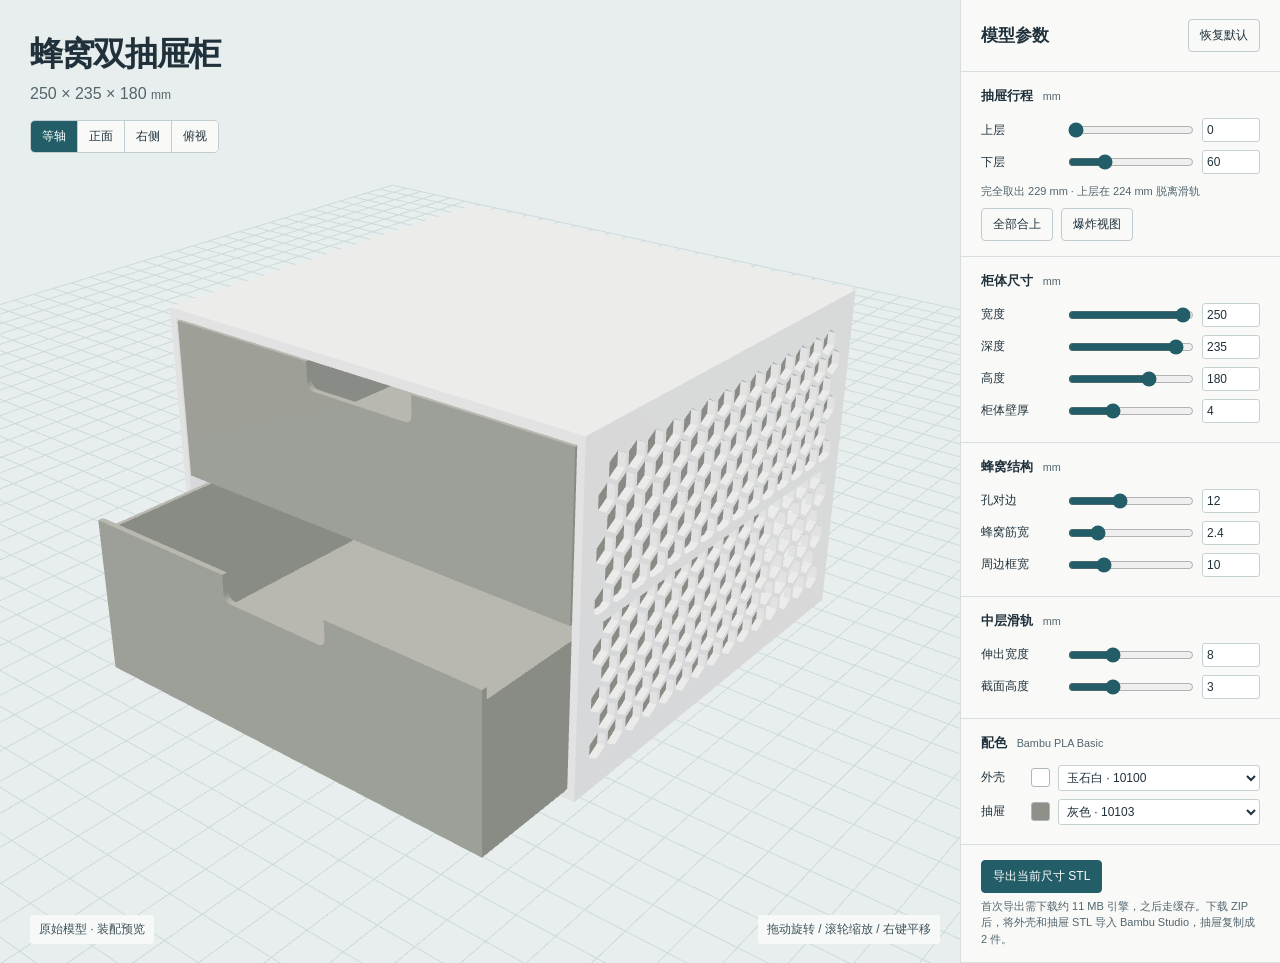
<file: viewer/index.html>
<!doctype html>
<html lang="zh-CN">
<head>
<meta charset="utf-8">
<meta name="viewport" content="width=device-width, initial-scale=1">
<title>蜂窝双抽屉柜 | PrintLab</title>
<link rel="stylesheet" href="./style.css">
<script type="importmap">
{"imports":{"three":"./vendor/build/three.module.min.js"}}
</script>
</head>
<body>
<main>
  <section class="model" aria-labelledby="title">
    <div id="stage" aria-label="双抽屉柜三维视口"></div>
    <div class="heading">
      <h1 id="title">蜂窝双抽屉柜</h1>
      <p><output id="dimensions">250 × 235 × 180</output> <span>mm</span></p>
    </div>
    <nav class="views" aria-label="观察方向">
      <button data-view="iso" aria-pressed="true">等轴</button>
      <button data-view="front" aria-pressed="false">正面</button>
      <button data-view="side" aria-pressed="false">右侧</button>
      <button data-view="top" aria-pressed="false">俯视</button>
    </nav>
    <div class="stage-footer"><span id="source" role="status">正在加载模型</span><span class="gesture">拖动旋转 / 滚轮缩放 / 右键平移</span></div>
  </section>
  <aside aria-label="模型参数">
    <div class="panel-heading"><h2>模型参数</h2><button id="reset" disabled>恢复默认</button></div>
    <form id="params">
      <fieldset id="fields" disabled>
        <div class="section"><h3>抽屉行程 <small>mm</small></h3>
          <div id="travel"></div>
          <p class="hint" id="travel-note"></p>
          <div class="actions">
            <button type="button" id="closed">全部合上</button>
            <button type="button" id="exploded" aria-pressed="false">爆炸视图</button>
          </div>
        </div>
        <div class="section"><h3>柜体尺寸 <small>mm</small></h3><div id="size"></div></div>
        <div class="section"><h3>蜂窝结构 <small>mm</small></h3><div id="lattice"></div></div>
        <div class="section"><h3>中层滑轨 <small>mm</small></h3><div id="rails"></div></div>
        <div class="section"><h3>配色 <small>Bambu PLA Basic</small></h3>
          <label class="color"><span>外壳</span><span class="swatch" aria-hidden="true"></span><select id="shellColor"></select></label>
          <label class="color"><span>抽屉</span><span class="swatch" aria-hidden="true"></span><select id="drawerColor"></select></label>
        </div>
      </fieldset>
    </form>
    <div class="section export">
      <button type="button" id="export-stl" disabled>导出当前尺寸 STL</button>
      <p class="hint" id="export-status" role="status">首次导出需下载约 11 MB 引擎，之后走缓存。下载 ZIP 后，将外壳和抽屉 STL 导入 Bambu Studio，抽屉复制成 2 件。</p>
    </div>
  </aside>
</main>
<script type="module" src="./viewer.js"></script>
</body>
</html>
</file>
<file: viewer/style.css>
:root {
  color-scheme: light;
  font-family: "Instrument Sans", "Microsoft YaHei UI", sans-serif;
  color: #20313b;
  background: #f9faf8;
  --line: #d7dedf;
  --muted: #52646d;
  --accent: #235d67;
}
* { box-sizing: border-box; }
body { margin: 0; }
main { display: grid; grid-template-columns: minmax(0, 1fr) 320px; min-height: 100dvh; }
.model { position: relative; min-height: 620px; background: #e8eeed; overflow: hidden; isolation: isolate; }
#stage { position: absolute; inset: 0; }
#stage canvas { display: block; touch-action: none; }
.heading { position: absolute; inset: 32px auto auto 30px; pointer-events: none; }
h1, h2, h3, p { margin: 0; }
h1 { font-size: clamp(23px, 2.6vw, 36px); letter-spacing: -.04em; }
.heading p { margin-top: 8px; color: var(--muted); font-variant-numeric: tabular-nums; font-size: 16px; }
.heading span { font-size: 12px; }
.views { position: absolute; top: 120px; left: 30px; display: flex; border: 1px solid #bfcdd1; border-radius: 5px; overflow: hidden; }
button { font: inherit; font-size: 12px; cursor: pointer; color: inherit; background: #f9faf8; border: 1px solid #bfcbce; border-radius: 4px; padding: 7px 11px; }
button:hover { background: #e4edeb; }
button:disabled { opacity: .55; cursor: default; }
button[aria-pressed="true"] { background: var(--accent); color: white; }
.views button { border: 0; border-radius: 0; }
.views button + button { border-left: 1px solid #bfcdd1; }
:focus-visible { outline: 2px solid #167583; outline-offset: 2px; }
.views button:focus-visible { outline-offset: -3px; }
.stage-footer { position: absolute; inset: auto 20px 19px 30px; display: flex; align-items: center; justify-content: space-between; gap: 10px; flex-wrap: wrap; pointer-events: none; }
.stage-footer span { background: #f6f9f8; padding: 6px 9px; border-radius: 3px; font-size: 12px; color: #3e5159; }
aside { border-left: 1px solid var(--line); }
.panel-heading, .section { padding: 15px 20px; border-bottom: 1px solid var(--line); }
.panel-heading { display: flex; align-items: center; justify-content: space-between; padding-block: 19px; }
h2 { font-size: 17px; }
h3 { font-size: 13px; margin-bottom: 9px; }
h3 small { margin-left: 6px; color: var(--muted); font-weight: normal; }
fieldset { border: 0; margin: 0; padding: 0; min-width: 0; }
.control { display: grid; grid-template-columns: 79px minmax(0,1fr) 58px; gap: 8px; align-items: center; min-height: 32px; font-size: 12px; }
.control input[type=range] { width: 100%; margin: 0; accent-color: var(--accent); }
.control input[type=number] { font: inherit; font-variant-numeric: tabular-nums; width: 100%; padding: 4px; border: 1px solid #c5d0d1; border-radius: 3px; background: white; color: inherit; }
.actions { display: flex; gap: 8px; margin-top: 8px; }
.hint { margin-top: 5px; color: var(--muted); font-size: 11px; line-height: 1.5; }
.color { display: grid; grid-template-columns: 42px 19px minmax(0, 1fr); gap: 8px; align-items: center; font-size: 12px; min-height: 34px; }
.swatch { width: 19px; height: 19px; border: 1px solid #aab9bb; border-radius: 3px; }
.color select { width: 100%; font: inherit; color: inherit; background: white; border: 1px solid #c5d0d1; border-radius: 3px; padding: 4px; }
@media (max-width: 740px) {
  main { display: block; }
  .model { min-height: 440px; height: 62dvh; }
  .heading { top: 19px; left: 16px; }
  .views { top: 93px; left: 16px; }
  .stage-footer { inset: auto 12px 12px 16px; }
  .gesture { display: none; }
  aside { border-left: 0; }
}

.export button { background: var(--accent); color: white; border-color: var(--accent); }
.export button:hover:not(:disabled) { background: #194b54; }
</file>
